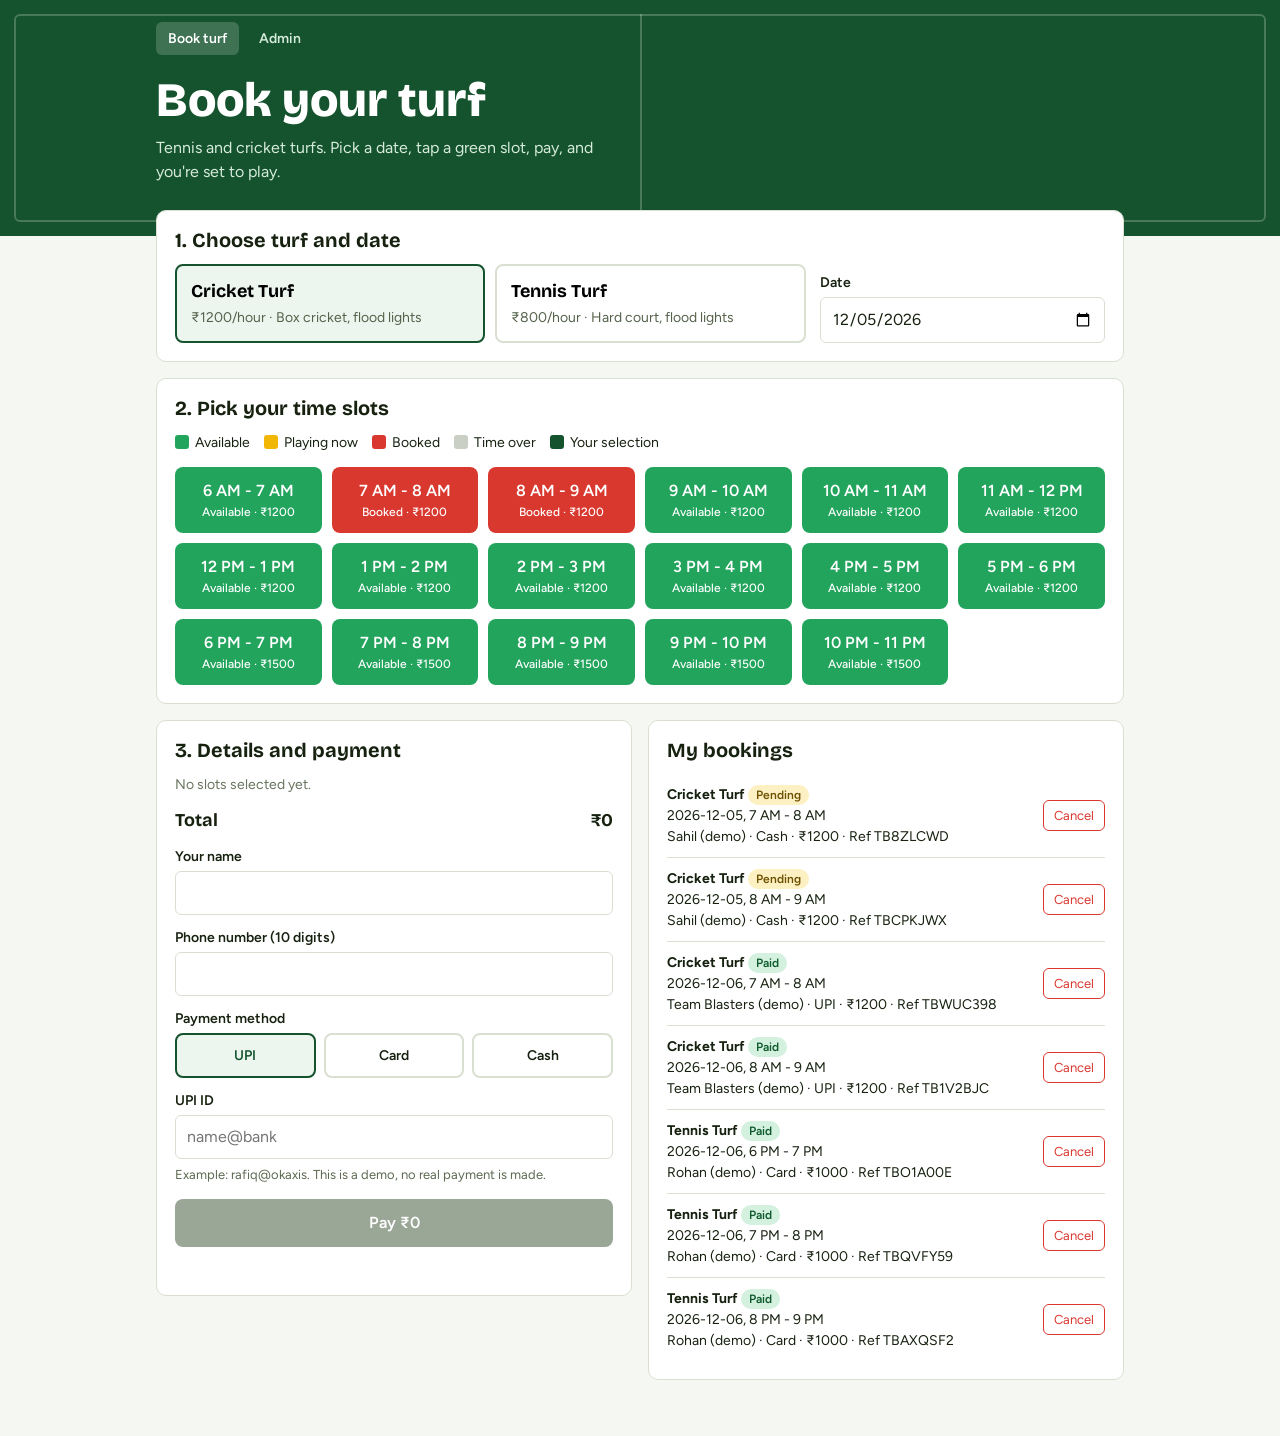
<file: index.html>
<!DOCTYPE html>
<html lang="en">
<head>
<meta charset="UTF-8">
<meta name="viewport" content="width=device-width, initial-scale=1">
<title>Turf Booking - Tennis & Cricket</title>
<link href="https://fonts.googleapis.com/css2?family=Bricolage+Grotesque:wght@500;700;800&family=Figtree:wght@400;500;600&display=swap" rel="stylesheet">
<link rel="stylesheet" href="css/style.css">
</head>
<body>
<header>
  <div class="wrap">
    <nav><a href="index.html" class="active">Book turf</a><a href="admin.html">Admin</a></nav>
    <h1>Book your turf</h1>
    <p>Tennis and cricket turfs. Pick a date, tap a green slot, pay, and you're set to play.</p>
  </div>
</header>

<main>
  <section class="card">
    <h2>1. Choose turf and date</h2>
    <div class="row">
      <div class="turfs" id="turfs" style="flex:2 1 420px"></div>
      <div style="flex:1 1 180px">
        <label for="date">Date</label>
        <input type="date" id="date">
      </div>
    </div>
  </section>

  <section class="card">
    <h2>2. Pick your time slots</h2>
    <div class="legend">
      <span><i style="background:var(--green)"></i>Available</span>
      <span><i style="background:var(--yellow)"></i>Playing now</span>
      <span><i style="background:var(--red)"></i>Booked</span>
      <span><i style="background:var(--grey)"></i>Time over</span>
      <span><i style="background:var(--pitch)"></i>Your selection</span>
    </div>
    <div class="grid" id="grid"></div>
  </section>

  <div class="two">
    <section class="card">
      <h2>3. Details and payment</h2>
      <div id="summary" class="empty">No slots selected yet.</div>
      <div class="total"><span>Total</span><span id="total">₹0</span></div>

      <div class="field"><label for="name">Your name</label><input type="text" id="name" autocomplete="name"></div>
      <div class="field"><label for="phone">Phone number (10 digits)</label><input type="tel" id="phone" inputmode="numeric" maxlength="10" autocomplete="tel"></div>

      <label>Payment method</label>
      <div class="pay-methods" id="payMethods">
        <label class="pm"><input type="radio" name="method" value="UPI" checked><span>UPI</span></label>
        <label class="pm"><input type="radio" name="method" value="Card"><span>Card</span></label>
        <label class="pm"><input type="radio" name="method" value="Cash"><span>Cash</span></label>
      </div>

      <div class="panel" id="panel-UPI">
        <label for="upiId">UPI ID</label>
        <input type="text" id="upiId" placeholder="name@bank" autocomplete="off">
        <p class="hint">Example: rafiq@okaxis. This is a demo, no real payment is made.</p>
      </div>

      <div class="panel" id="panel-Card" hidden>
        <div class="field"><label for="cardNo">Card number</label><input type="text" id="cardNo" inputmode="numeric" maxlength="19" placeholder="4242 4242 4242 4242" autocomplete="off"></div>
        <div class="field"><label for="cardName">Name on card</label><input type="text" id="cardName" autocomplete="off"></div>
        <div class="row2">
          <div><label for="cardExp">Expiry (MM/YY)</label><input type="text" id="cardExp" inputmode="numeric" maxlength="5" placeholder="08/29" autocomplete="off"></div>
          <div><label for="cardCvv">CVV</label><input type="password" id="cardCvv" inputmode="numeric" maxlength="3" autocomplete="off"></div>
        </div>
        <p class="hint">Demo only: use 4242 4242 4242 4242 with any future expiry. Only the last 4 digits are saved.</p>
      </div>

      <div class="panel" id="panel-Cash" hidden>
        <p class="hint" style="margin-top:6px">Pay the full amount in cash at the turf counter before your slot starts. Your booking shows as "Pending" until the admin marks it paid.</p>
      </div>

      <button class="btn" id="payBtn" disabled>Pay ₹0</button>
      <div class="msg" id="msg" role="status"></div>
    </section>

    <section class="card">
      <h2>My bookings</h2>
      <ul id="mine"></ul>
    </section>
  </div>
</main>

<dialog id="receipt">
  <div id="receiptBody"></div>
  <div class="dlg-actions">
    <button class="btn alt" id="printBtn">Print receipt</button>
    <button class="btn" id="closeBtn">Done</button>
  </div>
</dialog>

<script src="js/data.js"></script>
<script src="js/app.js"></script>
</body>
</html>
</file>
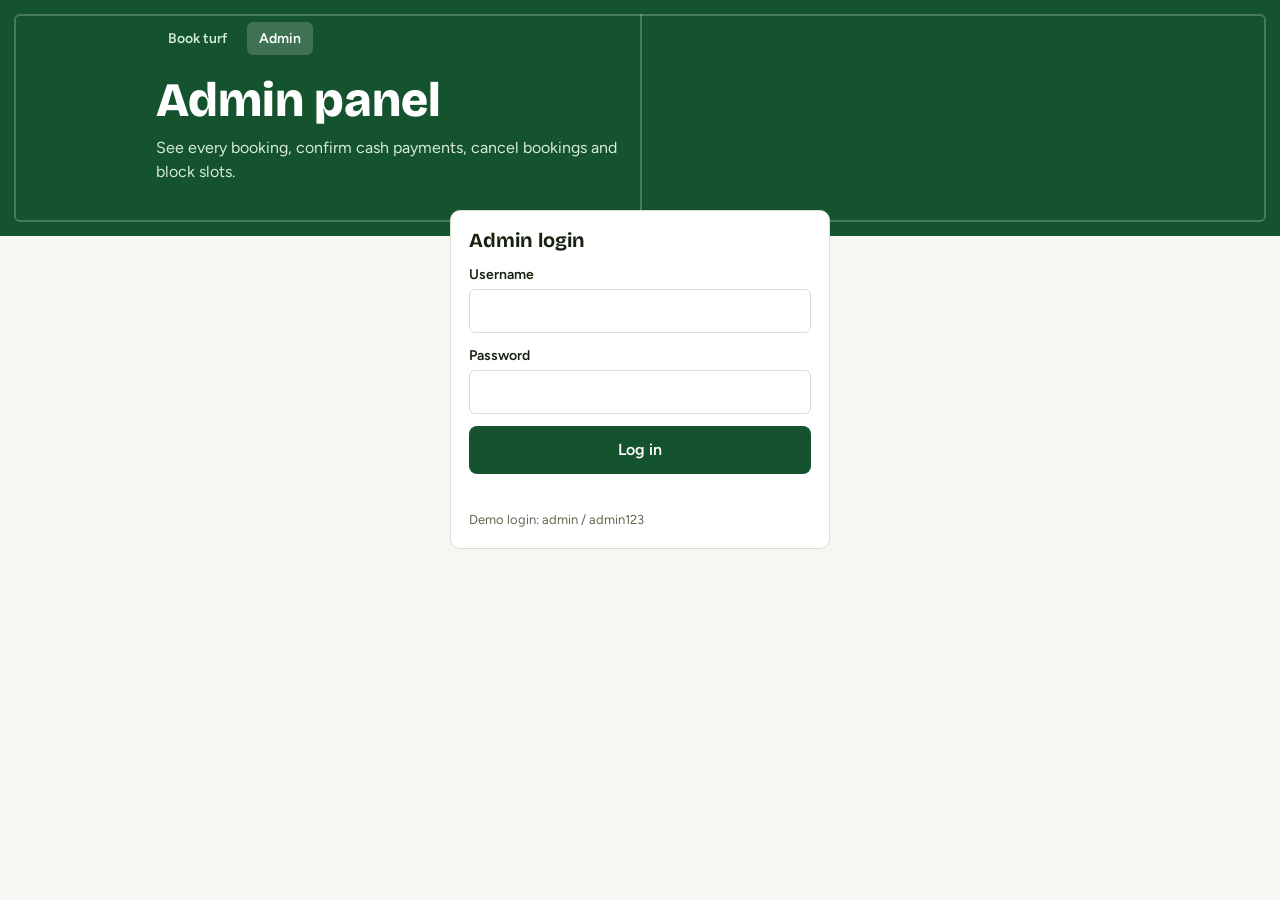
<file: admin.html>
<!DOCTYPE html>
<html lang="en">
<head>
<meta charset="UTF-8">
<meta name="viewport" content="width=device-width, initial-scale=1">
<title>Admin - Turf Booking</title>
<link href="https://fonts.googleapis.com/css2?family=Bricolage+Grotesque:wght@500;700;800&family=Figtree:wght@400;500;600&display=swap" rel="stylesheet">
<link rel="stylesheet" href="css/style.css">
</head>
<body>
<header>
  <div class="wrap">
    <nav><a href="index.html">Book turf</a><a href="admin.html" class="active">Admin</a></nav>
    <h1>Admin panel</h1>
    <p>See every booking, confirm cash payments, cancel bookings and block slots.</p>
  </div>
</header>

<main>
  <!-- Login -->
  <section class="card login" id="loginBox">
    <h2>Admin login</h2>
    <div class="field"><label for="user">Username</label><input type="text" id="user" autocomplete="username"></div>
    <div class="field"><label for="pass">Password</label><input type="password" id="pass" autocomplete="current-password"></div>
    <button class="btn" id="loginBtn">Log in</button>
    <div class="msg err" id="loginMsg" role="status"></div>
    <p class="hint">Demo login: admin / admin123</p>
  </section>

  <!-- Dashboard -->
  <div id="dash" hidden>
    <div class="stats" id="stats"></div>

    <section class="card">
      <div class="bar">
        <h2>All bookings</h2>
        <div>
          <button class="btn small alt" id="csvBtn">Download CSV</button>
          <button class="btn small alt" id="logoutBtn">Log out</button>
        </div>
      </div>
      <div class="filters">
        <div><label for="fDate">Date</label><input type="date" id="fDate"></div>
        <div><label for="fTurf">Turf</label>
          <select id="fTurf"><option value="">All turfs</option></select></div>
        <div><label for="fStatus">Status</label>
          <select id="fStatus"><option value="">All</option><option>Confirmed</option><option>Cancelled</option></select></div>
        <div><label for="fSearch">Search</label><input type="text" id="fSearch" placeholder="Name, phone or reference"></div>
        <div><button class="btn small alt" id="clearBtn">Clear filters</button></div>
      </div>
      <div class="table-wrap">
        <table id="tbl">
          <thead><tr>
            <th>Ref</th><th>Customer</th><th>Turf</th><th>Date</th><th>Time</th>
            <th>Amount</th><th>Payment</th><th>Status</th><th>Actions</th>
          </tr></thead>
          <tbody id="rows"></tbody>
        </table>
      </div>
    </section>

    <div class="two">
      <section class="card">
        <h2>Block slots (maintenance)</h2>
        <div class="field"><label for="bTurf">Turf</label><select id="bTurf"></select></div>
        <div class="field"><label for="bDate">Date</label><input type="date" id="bDate"></div>
        <div class="row2">
          <div><label for="bFrom">From</label><select id="bFrom"></select></div>
          <div><label for="bTo">To (last slot)</label><select id="bTo"></select></div>
        </div>
        <button class="btn" id="blockBtn" style="margin-top:12px">Block these slots</button>
        <div class="msg" id="blockMsg" role="status"></div>
      </section>

      <section class="card">
        <h2>Data</h2>
        <p class="hint" style="margin-bottom:12px">Bookings are stored in this browser. Reset brings back the demo bookings and removes everything else.</p>
        <button class="btn danger" id="resetBtn">Reset all data</button>
      </section>
    </div>
  </div>
</main>

<script src="js/data.js"></script>
<script src="js/admin.js"></script>
</body>
</html>
</file>
<file: css/style.css>
/* =====================================================
   style.css  -  used by index.html and admin.html
   ===================================================== */
:root {
  --pitch: #14532d; --chalk: #f5f7f2; --ink: #16210f; --line: #d9e0d2;
  --green: #22a45d; --yellow: #f2b705; --red: #d9382f; --grey: #c9cfc4;
  --card: #ffffff; --blue: #1d4ed8;
}
* { box-sizing: border-box; margin: 0; padding: 0; }
body { font-family: Figtree, system-ui, sans-serif; background: var(--chalk); color: var(--ink); line-height: 1.5; }
h1, h2, h3 { font-family: 'Bricolage Grotesque', system-ui, sans-serif; line-height: 1.15; }
[hidden] { display: none !important; }

/* ----- Header (looks like a pitch with a centre line) ----- */
header { background: var(--pitch); color: #fff; padding: 22px 20px 52px; position: relative; overflow: hidden; }
header::after { content: ""; position: absolute; inset: 14px; border: 2px solid rgba(255,255,255,.22); border-radius: 6px; pointer-events: none; }
header::before { content: ""; position: absolute; left: 50%; top: 14px; bottom: 14px; width: 2px; background: rgba(255,255,255,.22); }
.wrap { max-width: 1000px; margin: 0 auto; padding: 0 16px; position: relative; z-index: 1; }
header h1 { font-size: clamp(28px, 6vw, 48px); font-weight: 800; margin-top: 18px; }
header p { margin-top: 8px; max-width: 48ch; color: #d6ebdc; }
nav { display: flex; gap: 8px; }
nav a { color: #d6ebdc; text-decoration: none; padding: 6px 12px; border-radius: 6px; font-weight: 600; font-size: 14px; }
nav a.active { background: rgba(255,255,255,.18); color: #fff; }
nav a:hover { background: rgba(255,255,255,.12); }

main { max-width: 1000px; margin: -26px auto 40px; padding: 0 16px; position: relative; z-index: 2; }
.card { background: var(--card); border: 1px solid var(--line); border-radius: 10px; padding: 18px; margin-bottom: 16px; }
.card h2 { font-size: 20px; margin-bottom: 12px; }
.row { display: flex; flex-wrap: wrap; gap: 14px; align-items: flex-end; }
.row2 { display: grid; grid-template-columns: 1fr 1fr; gap: 12px; }
.two { display: grid; grid-template-columns: 1fr 1fr; gap: 16px; align-items: start; }
@media (max-width: 760px) { .two { grid-template-columns: 1fr; } }

/* ----- Form controls ----- */
label { font-size: 14px; font-weight: 600; display: block; margin-bottom: 4px; }
input[type=date], input[type=text], input[type=tel], input[type=password], select {
  font: inherit; padding: 9px 11px; border: 1.5px solid var(--line); border-radius: 6px; width: 100%; background: #fff; color: var(--ink);
}
input:focus-visible, button:focus-visible, select:focus-visible { outline: 3px solid var(--blue); outline-offset: 2px; }
.field { margin-bottom: 12px; }
.hint { font-size: 13px; color: #5d6a52; margin-top: 6px; }
.msg { margin-top: 10px; font-size: 14px; min-height: 20px; }
.msg.err { color: var(--red); }
.msg.ok { color: var(--pitch); font-weight: 600; }
.empty { color: #68745e; font-size: 14px; }
ul { list-style: none; }

/* ----- Buttons ----- */
.btn { background: var(--pitch); color: #fff; border: 0; border-radius: 8px; padding: 12px 18px; font: inherit; font-weight: 600; cursor: pointer; width: 100%; }
.btn:hover:not(:disabled) { background: #0f4023; }
.btn:disabled { background: #9aa797; cursor: not-allowed; }
.btn.alt { background: #fff; color: var(--pitch); border: 1.5px solid var(--pitch); }
.btn.alt:hover:not(:disabled) { background: #ecf6ee; }
.btn.danger { background: var(--red); }
.btn.danger:hover:not(:disabled) { background: #b32d25; }
.btn.small { width: auto; padding: 7px 12px; font-size: 14px; }
.cancel { background: none; border: 1.5px solid var(--red); color: var(--red); border-radius: 6px; padding: 5px 10px; cursor: pointer; font: inherit; font-size: 13px; }

/* ----- Turf choice ----- */
.turfs { display: flex; gap: 10px; flex-wrap: wrap; }
.turf-btn { flex: 1 1 200px; text-align: left; border: 2px solid var(--line); background: #fff; border-radius: 8px; padding: 12px 14px; cursor: pointer; font: inherit; }
.turf-btn strong { display: block; font-family: 'Bricolage Grotesque', sans-serif; font-size: 18px; }
.turf-btn span { font-size: 14px; color: #55624b; }
.turf-btn[aria-pressed=true] { border-color: var(--pitch); background: #ecf6ee; }

/* ----- Slot grid and colours ----- */
.legend { display: flex; flex-wrap: wrap; gap: 14px; font-size: 14px; margin-bottom: 14px; }
.legend i { display: inline-block; width: 14px; height: 14px; border-radius: 3px; margin-right: 6px; vertical-align: -2px; }
.grid { display: grid; grid-template-columns: repeat(auto-fill, minmax(130px, 1fr)); gap: 10px; }
.slot { border: 2px solid transparent; border-radius: 8px; padding: 10px 8px; font: inherit; text-align: center; cursor: pointer; color: #fff; font-weight: 600; }
.slot small { display: block; font-weight: 500; font-size: 12px; }
.slot.free { background: var(--green); }
.slot.booked { background: var(--red); cursor: not-allowed; }
.slot.playing { background: var(--yellow); color: #3b2d00; cursor: not-allowed; }
.slot.past { background: var(--grey); color: #5d6556; cursor: not-allowed; }
.slot.sel { background: var(--pitch); border-color: #000; box-shadow: 0 0 0 3px #bfe3c9; }

/* ----- Payment ----- */
.total { display: flex; justify-content: space-between; font-weight: 700; font-size: 18px; margin: 12px 0; font-family: 'Bricolage Grotesque', sans-serif; }
.pay-methods { display: flex; gap: 8px; margin: 4px 0 12px; }
.pm { flex: 1; margin: 0; cursor: pointer; }
.pm input { position: absolute; opacity: 0; }
.pm span { display: block; text-align: center; padding: 10px; border: 2px solid var(--line); border-radius: 8px; font-weight: 600; }
.pm input:checked + span { border-color: var(--pitch); background: #ecf6ee; color: var(--pitch); }
.pm input:focus-visible + span { outline: 3px solid var(--blue); outline-offset: 2px; }
.panel { margin-bottom: 14px; }

/* ----- My bookings / badges ----- */
.bk { display: flex; justify-content: space-between; align-items: center; gap: 10px; padding: 10px 0; border-bottom: 1px solid var(--line); font-size: 14px; }
.bk:last-child { border-bottom: 0; }
.badge { display: inline-block; font-size: 12px; font-weight: 600; padding: 1px 8px; border-radius: 99px; background: #e8ebe4; color: #3d4733; }
.badge.ok { background: #d4f0de; color: #0d5a2c; }
.badge.warn { background: #fdf0c2; color: #6d5100; }
.badge.bad { background: #fadad7; color: #8f241d; }

/* ----- Receipt dialog ----- */
dialog { border: 0; border-radius: 12px; padding: 22px; width: min(440px, 92vw); margin: auto; }
dialog::backdrop { background: rgba(0,0,0,.5); }
dialog h2 { margin-bottom: 4px; color: var(--pitch); }
.rc { width: 100%; border-collapse: collapse; margin-top: 12px; font-size: 14px; }
.rc td { padding: 7px 4px; border-bottom: 1px solid var(--line); vertical-align: top; }
.rc td:first-child { color: #5d6a52; width: 90px; }
.dlg-actions { display: flex; gap: 10px; margin-top: 16px; }

/* ----- Admin ----- */
.login { max-width: 380px; margin-left: auto; margin-right: auto; }
.stats { display: grid; grid-template-columns: repeat(auto-fit, minmax(180px, 1fr)); gap: 12px; margin-bottom: 16px; }
.stat { background: #fff; border: 1px solid var(--line); border-radius: 10px; padding: 14px 16px; }
.stat strong { display: block; font-family: 'Bricolage Grotesque', sans-serif; font-size: 28px; }
.stat span { font-size: 14px; color: #5d6a52; }
.bar { display: flex; justify-content: space-between; align-items: center; flex-wrap: wrap; gap: 10px; margin-bottom: 12px; }
.bar h2 { margin: 0; }
.bar div { display: flex; gap: 8px; }
.filters { display: grid; grid-template-columns: repeat(auto-fit, minmax(150px, 1fr)); gap: 10px; align-items: end; margin-bottom: 14px; }
.table-wrap { overflow-x: auto; }
table#tbl { width: 100%; border-collapse: collapse; font-size: 14px; min-width: 760px; }
#tbl th { text-align: left; background: #eef2ea; padding: 9px 8px; font-size: 13px; }
#tbl td { padding: 9px 8px; border-bottom: 1px solid var(--line); vertical-align: top; }
#tbl small { color: #68745e; }
.mini { border: 1.5px solid; background: #fff; border-radius: 6px; padding: 4px 9px; font: inherit; font-size: 12px; font-weight: 600; cursor: pointer; margin-bottom: 4px; }
.mini.ok { border-color: var(--green); color: #0d5a2c; }
.mini.bad { border-color: var(--red); color: var(--red); }

@media print {
  body * { visibility: hidden; }
  dialog, dialog * { visibility: visible; }
  dialog { position: absolute; inset: 0; box-shadow: none; }
  .dlg-actions { display: none; }
}
@media (prefers-reduced-motion: reduce) { * { transition: none !important; animation: none !important; } }
</file>
